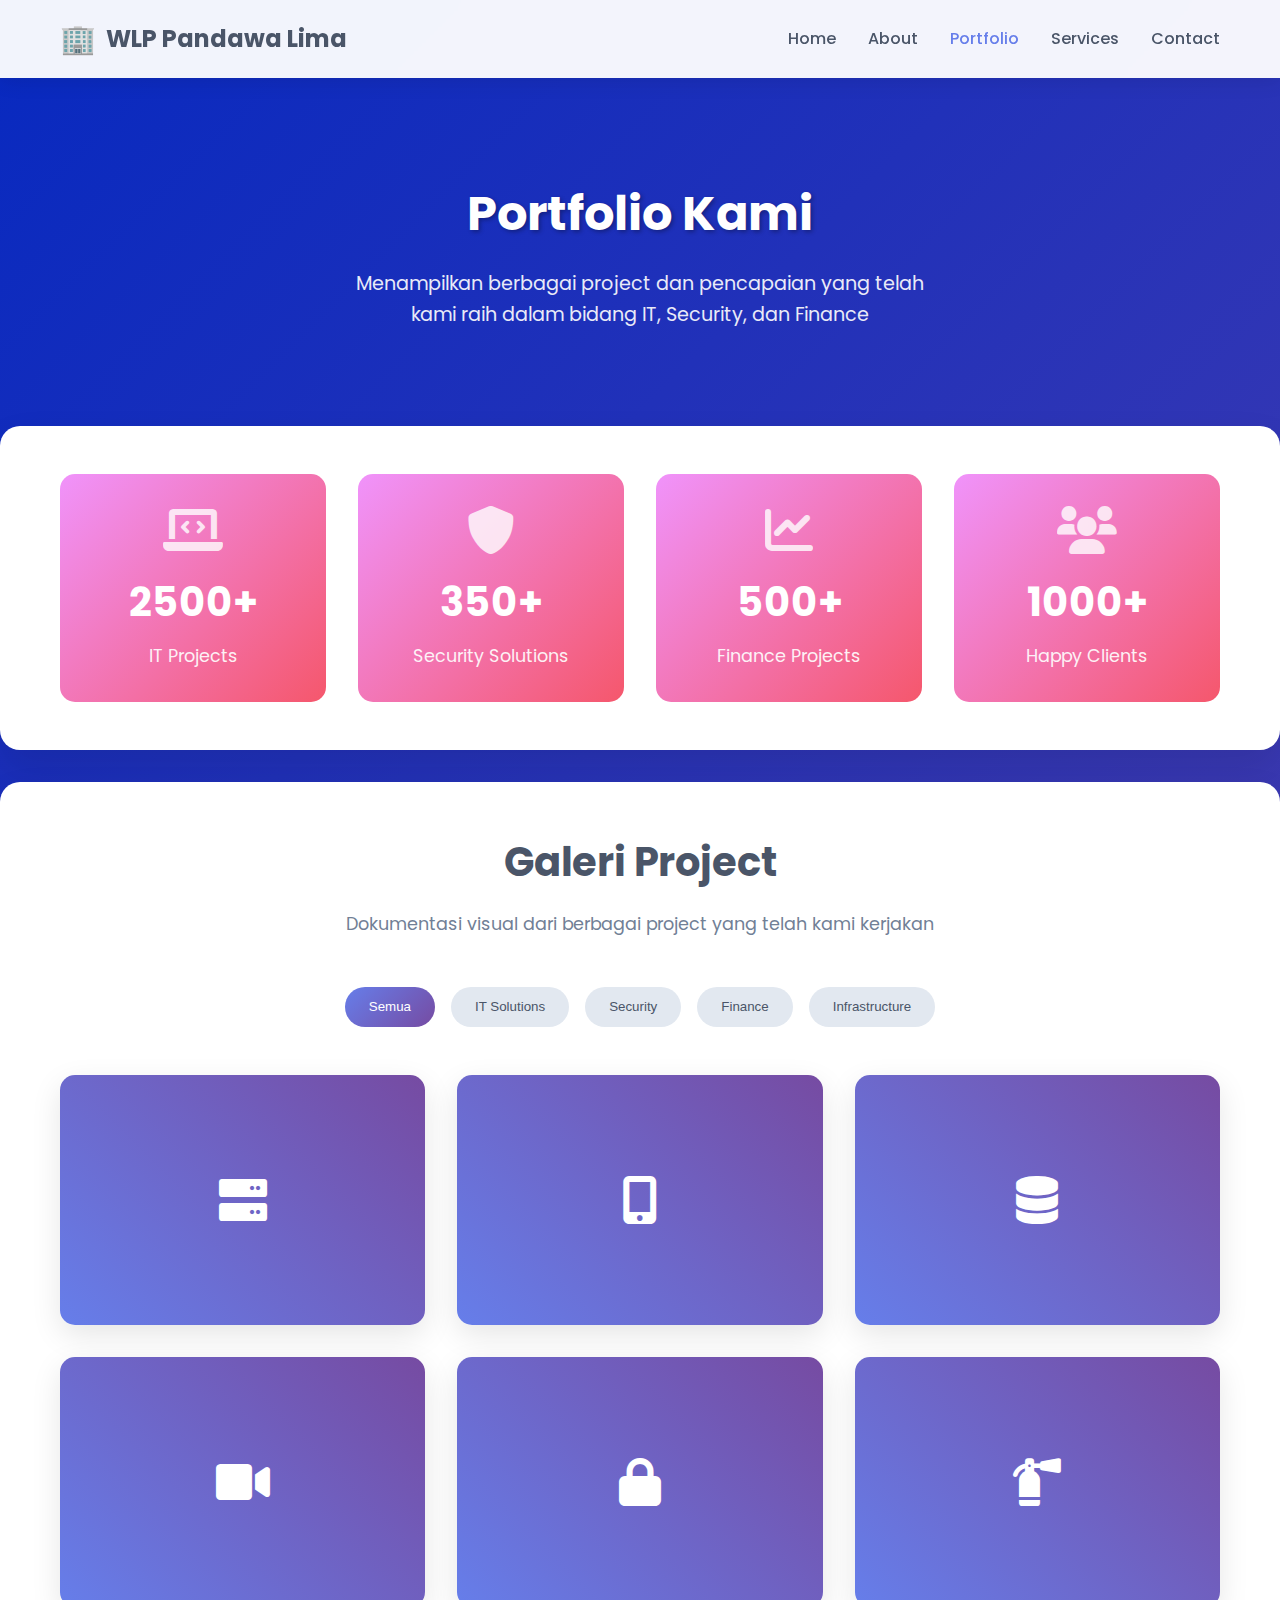
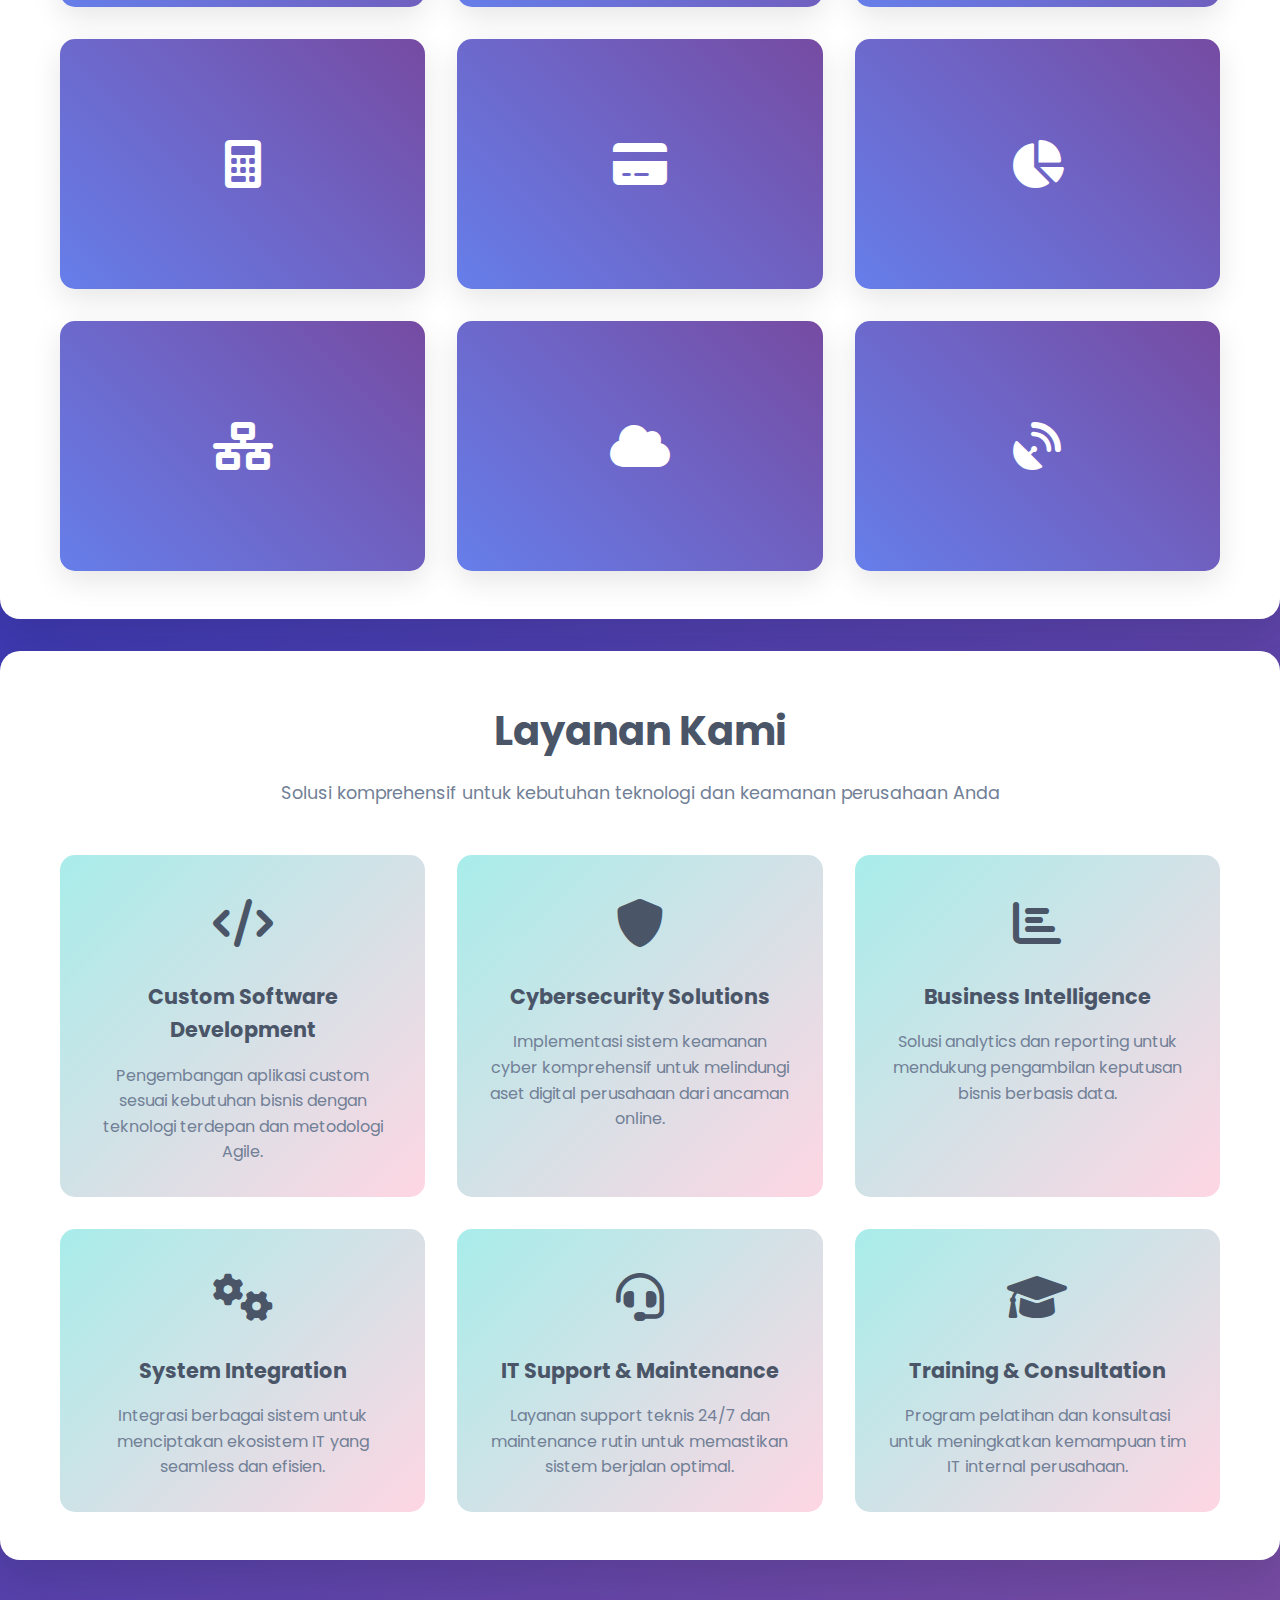
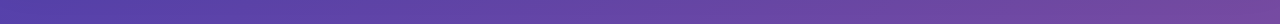
<file: portfolio.html>
<!DOCTYPE html>
<html lang="id">

<head>
    <meta charset="UTF-8">
    <meta name="viewport" content="width=device-width, initial-scale=1.0">
    <title>Portfolio - WLP Pandawa Lima</title>
    <link href="https://cdnjs.cloudflare.com/ajax/libs/font-awesome/6.0.0/css/all.min.css" rel="stylesheet">
    <link rel="stylesheet" href="styles/portfolio.css">
</head>
<body>
    <!-- Header -->
    <header class="header">
        <nav class="container">
            <div class="nav">
                <div class="logo">WLP Pandawa Lima</div>
                <ul class="nav-links">
                    <li><a href="#home">Home</a></li>
                    <li><a href="#about">About</a></li>
                    <li><a href="#portfolio" class="active">Portfolio</a></li>
                    <li><a href="#services">Services</a></li>
                    <li><a href="#contact">Contact</a></li>
                </ul>
            </div>
        </nav>
    </header>

    <!-- Main Content -->
    <main class="main-content">
        <!-- Hero Section -->
        <section class="hero">
            <div class="container">
                <h1 class="fade-in">Portfolio Kami</h1>
                <p class="fade-in">Menampilkan berbagai project dan pencapaian yang telah kami raih dalam bidang IT,
                    Security, dan Finance</p>
            </div>
        </section>

        <!-- Stats Section -->
        <section class="stats">
            <div class="container">
                <div class="stats-grid">
                    <div class="stat-item fade-in">
                        <i class="fas fa-laptop-code"></i>
                        <div class="stat-number">2500+</div>
                        <div class="stat-label">IT Projects</div>
                    </div>
                    <div class="stat-item fade-in">
                        <i class="fas fa-shield-alt"></i>
                        <div class="stat-number">350+</div>
                        <div class="stat-label">Security Solutions</div>
                    </div>
                    <div class="stat-item fade-in">
                        <i class="fas fa-chart-line"></i>
                        <div class="stat-number">500+</div>
                        <div class="stat-label">Finance Projects</div>
                    </div>
                    <div class="stat-item fade-in">
                        <i class="fas fa-users"></i>
                        <div class="stat-number">1000+</div>
                        <div class="stat-label">Happy Clients</div>
                    </div>
                </div>
            </div>
        </section>

        <!-- Portfolio Gallery -->
        <section class="portfolio-section">
            <div class="container">
                <h2 class="section-title">Galeri Project</h2>
                <p class="section-subtitle">Dokumentasi visual dari berbagai project yang telah kami kerjakan</p>

                <div class="filter-buttons">
                    <button class="filter-btn active" data-filter="all">Semua</button>
                    <button class="filter-btn" data-filter="it">IT Solutions</button>
                    <button class="filter-btn" data-filter="security">Security</button>
                    <button class="filter-btn" data-filter="finance">Finance</button>
                    <button class="filter-btn" data-filter="infrastructure">Infrastructure</button>
                </div>

                <div class="gallery-grid" id="galleryGrid">
                    <!-- IT Projects -->
                    <div class="gallery-item" data-category="it">
                        <div class="gallery-image">
                            <i class="fas fa-server"></i>
                        </div>
                        <div class="gallery-overlay">
                            <div class="gallery-title">Data Center Setup</div>
                            <div class="gallery-description">Implementasi data center modern dengan teknologi cloud
                                computing untuk meningkatkan efisiensi operasional perusahaan multinasional.</div>
                        </div>
                    </div>

                    <div class="gallery-item" data-category="it">
                        <div class="gallery-image">
                            <i class="fas fa-mobile-alt"></i>
                        </div>
                        <div class="gallery-overlay">
                            <div class="gallery-title">Mobile App Development</div>
                            <div class="gallery-description">Pengembangan aplikasi mobile untuk e-commerce dengan fitur
                                pembayaran digital dan sistem inventory real-time.</div>
                        </div>
                    </div>

                    <div class="gallery-item" data-category="it">
                        <div class="gallery-image">
                            <i class="fas fa-database"></i>
                        </div>
                        <div class="gallery-overlay">
                            <div class="gallery-title">Database Migration</div>
                            <div class="gallery-description">Migrasi database legacy ke sistem modern dengan zero
                                downtime dan peningkatan performa hingga 300%.</div>
                        </div>
                    </div>

                    <!-- Security Projects -->
                    <div class="gallery-item" data-category="security">
                        <div class="gallery-image">
                            <i class="fas fa-video"></i>
                        </div>
                        <div class="gallery-overlay">
                            <div class="gallery-title">CCTV Surveillance System</div>
                            <div class="gallery-description">Instalasi sistem CCTV dengan AI recognition untuk kompleks
                                perkantoran dengan 500+ kamera terintegrasi.</div>
                        </div>
                    </div>

                    <div class="gallery-item" data-category="security">
                        <div class="gallery-image">
                            <i class="fas fa-lock"></i>
                        </div>
                        <div class="gallery-overlay">
                            <div class="gallery-title">Access Control System</div>
                            <div class="gallery-description">Implementasi sistem kontrol akses biometrik untuk gedung
                                pemerintahan dengan tingkat keamanan tinggi.</div>
                        </div>
                    </div>

                    <div class="gallery-item" data-category="security">
                        <div class="gallery-image">
                            <i class="fas fa-fire-extinguisher"></i>
                        </div>
                        <div class="gallery-overlay">
                            <div class="gallery-title">Fire Safety System</div>
                            <div class="gallery-description">Pemasangan sistem pemadam kebakaran otomatis dengan sensor
                                asap dan alarm terintegrasi untuk pabrik manufaktur.</div>
                        </div>
                    </div>

                    <!-- Finance Projects -->
                    <div class="gallery-item" data-category="finance">
                        <div class="gallery-image">
                            <i class="fas fa-calculator"></i>
                        </div>
                        <div class="gallery-overlay">
                            <div class="gallery-title">Financial Management System</div>
                            <div class="gallery-description">Pengembangan sistem manajemen keuangan terintegrasi untuk
                                perusahaan holding dengan multi-entitas.</div>
                        </div>
                    </div>

                    <div class="gallery-item" data-category="finance">
                        <div class="gallery-image">
                            <i class="fas fa-credit-card"></i>
                        </div>
                        <div class="gallery-overlay">
                            <div class="gallery-title">Payment Gateway Integration</div>
                            <div class="gallery-description">Integrasi payment gateway multi-channel untuk platform
                                e-commerce dengan volume transaksi tinggi.</div>
                        </div>
                    </div>

                    <div class="gallery-item" data-category="finance">
                        <div class="gallery-image">
                            <i class="fas fa-chart-pie"></i>
                        </div>
                        <div class="gallery-overlay">
                            <div class="gallery-title">Financial Reporting Dashboard</div>
                            <div class="gallery-description">Dashboard real-time untuk monitoring kinerja keuangan
                                dengan visualisasi data interaktif dan automated reporting.</div>
                        </div>
                    </div>

                    <!-- Infrastructure Projects -->
                    <div class="gallery-item" data-category="infrastructure">
                        <div class="gallery-image">
                            <i class="fas fa-network-wired"></i>
                        </div>
                        <div class="gallery-overlay">
                            <div class="gallery-title">Network Infrastructure</div>
                            <div class="gallery-description">Pembangunan infrastruktur jaringan fiber optic untuk kampus
                                universitas dengan kapasitas 10,000+ pengguna.</div>
                        </div>
                    </div>

                    <div class="gallery-item" data-category="infrastructure">
                        <div class="gallery-image">
                            <i class="fas fa-cloud"></i>
                        </div>
                        <div class="gallery-overlay">
                            <div class="gallery-title">Cloud Migration</div>
                            <div class="gallery-description">Migrasi infrastruktur IT ke cloud dengan hybrid
                                architecture untuk optimasi biaya dan skalabilitas.</div>
                        </div>
                    </div>

                    <div class="gallery-item" data-category="infrastructure">
                        <div class="gallery-image">
                            <i class="fas fa-satellite-dish"></i>
                        </div>
                        <div class="gallery-overlay">
                            <div class="gallery-title">Telecommunication Tower</div>
                            <div class="gallery-description">Pembangunan menara telekomunikasi untuk meningkatkan
                                coverage area dan kualitas sinyal di daerah terpencil.</div>
                        </div>
                    </div>
                </div>
            </div>
        </section>

        <!-- Services Section -->
        <section class="services">
            <div class="container">
                <h2 class="section-title">Layanan Kami</h2>
                <p class="section-subtitle">Solusi komprehensif untuk kebutuhan teknologi dan keamanan perusahaan Anda
                </p>

                <div class="services-grid">
                    <div class="service-card">
                        <div class="service-icon">
                            <i class="fas fa-code"></i>
                        </div>
                        <div class="service-title">Custom Software Development</div>
                        <div class="service-description">Pengembangan aplikasi custom sesuai kebutuhan bisnis dengan
                            teknologi terdepan dan metodologi Agile.</div>
                    </div>

                    <div class="service-card">
                        <div class="service-icon">
                            <i class="fas fa-shield-alt"></i>
                        </div>
                        <div class="service-title">Cybersecurity Solutions</div>
                        <div class="service-description">Implementasi sistem keamanan cyber komprehensif untuk
                            melindungi aset digital perusahaan dari ancaman online.</div>
                    </div>

                    <div class="service-card">
                        <div class="service-icon">
                            <i class="fas fa-chart-bar"></i>
                        </div>
                        <div class="service-title">Business Intelligence</div>
                        <div class="service-description">Solusi analytics dan reporting untuk mendukung pengambilan
                            keputusan bisnis berbasis data.</div>
                    </div>

                    <div class="service-card">
                        <div class="service-icon">
                            <i class="fas fa-cogs"></i>
                        </div>
                        <div class="service-title">System Integration</div>
                        <div class="service-description">Integrasi berbagai sistem untuk menciptakan ekosistem IT yang
                            seamless dan efisien.</div>
                    </div>

                    <div class="service-card">
                        <div class="service-icon">
                            <i class="fas fa-headset"></i>
                        </div>
                        <div class="service-title">IT Support & Maintenance</div>
                        <div class="service-description">Layanan support teknis 24/7 dan maintenance rutin untuk
                            memastikan sistem berjalan optimal.</div>
                    </div>

                    <div class="service-card">
                        <div class="service-icon">
                            <i class="fas fa-graduation-cap"></i>
                        </div>
                        <div class="service-title">Training & Consultation</div>
                        <div class="service-description">Program pelatihan dan konsultasi untuk meningkatkan kemampuan
                            tim IT internal perusahaan.</div>
                    </div>
                </div>
            </div>
        </section>
    </main>

    <!-- Modal -->
    <div id="projectModal" class="modal">
        <div class="modal-content">
            <span class="close">&times;</span>
            <div id="modalContent">
                <!-- Modal content will be inserted here -->
            </div>
        </div>
    </div>

    <script>
        // Filter functionality
        document.addEventListener('DOMContentLoaded', function () {
            const filterButtons = document.querySelectorAll('.filter-btn');
            const galleryItems = document.querySelectorAll('.gallery-item');
            const modal = document.getElementById('projectModal');
            const closeModal = document.querySelector('.close');

            // Filter functionality
            filterButtons.forEach(button => {
                button.addEventListener('click', function () {
                    const filterValue = this.getAttribute('data-filter');

                    // Update active button
                    filterButtons.forEach(btn => btn.classList.remove('active'));
                    this.classList.add('active');

                    // Filter gallery items
                    galleryItems.forEach(item => {
                        const itemCategory = item.getAttribute('data-category');

                        if (filterValue === 'all' || itemCategory === filterValue) {
                            item.style.display = 'block';
                            item.style.animation = 'fadeInUp 0.5s ease';
                        } else {
                            item.style.display = 'none';
                        }
                    });
                });
            });

            // Modal functionality
            galleryItems.forEach(item => {
                item.addEventListener('click', function () {
                    const title = this.querySelector('.gallery-title').textContent;
                    const description = this.querySelector('.gallery-description').textContent;
                    const category = this.getAttribute('data-category');

                    const modalContent = `
                        <h2 style="color: #4a5568; margin-bottom: 1rem;">${title}</h2>
                        <div style="background: linear-gradient(135deg, #667eea 0%, #764ba2 100%); color: white; padding: 0.5rem 1rem; border-radius: 20px; display: inline-block; margin-bottom: 1rem; font-size: 0.9rem; text-transform: uppercase; font-weight: bold;">
                            ${category.replace('-', ' ')}
                        </div>
                        <p style="color: #718096; line-height: 1.8; margin-bottom: 2rem;">${description}</p>
                        <div style="border-top: 1px solid #e2e8f0; padding-top: 1.5rem;">
                            <h3 style="color: #4a5568; margin-bottom: 1rem;">Detail Project:</h3>
                            <ul style="list-style: none; padding: 0;">
                                <li style="margin-bottom: 0.5rem; color: #718096;"><i class="fas fa-calendar" style="color: #667eea; margin-right: 0.5rem;"></i> Timeline: 3-6 bulan</li>
                                <li style="margin-bottom: 0.5rem; color: #718096;"><i class="fas fa-users" style="color: #667eea; margin-right: 0.5rem;"></i> Tim: 5-10 specialists</li>
                                <li style="margin-bottom: 0.5rem; color: #718096;"><i class="fas fa-check-circle" style="color: #667eea; margin-right: 0.5rem;"></i> Status: Completed Successfully</li>
                            </ul>
                        </div>
                    `;

                    document.getElementById('modalContent').innerHTML = modalContent;
                    modal.style.display = 'block';
                    document.body.style.overflow = 'hidden';
                });
            });

            // Close modal
            closeModal.addEventListener('click', function () {
                modal.style.display = 'none';
                document.body.style.overflow = 'auto';
            });

            window.addEventListener('click', function (e) {
                if (e.target === modal) {
                    modal.style.display = 'none';
                    document.body.style.overflow = 'auto';
                }
            });

            // Smooth scrolling for navigation
            document.querySelectorAll('a[href^="#"]').forEach(anchor => {
                anchor.addEventListener('click', function (e) {
                    e.preventDefault();
                    const target = document.querySelector(this.getAttribute('href'));
                    if (target) {
                        target.scrollIntoView({
                            behavior: 'smooth',
                            block: 'start'
                        });
                    }
                });
            });

            // Add scroll animations
            const observerOptions = {
                threshold: 0.1,
                rootMargin: '0px 0px -50px 0px'
            };

            const observer = new IntersectionObserver(function (entries) {
                entries.forEach(entry => {
                    if (entry.isIntersecting) {
                        entry.target.classList.add('fade-in');
                    }
                });
            }, observerOptions);

            // Observe all gallery items and service cards
            document.querySelectorAll('.gallery-item, .service-card, .stat-item').forEach(el => {
                observer.observe(el);
            });
        });
    </script>
</body>

</html>
</file>
<file: styles/portfolio.css>
/* FONTS */
@import url('https://fonts.googleapis.com/css2?family=Poppins:ital,wght@0,400;0,500;0,600;0,700;0,800;0,900;1,500&family=Raleway:ital,wght@0,100..900;1,100..900&display=swap');

* {
    margin: 0;
    padding: 0;
    box-sizing: border-box;
}

body {
    font-family: 'Poppins', sans-serif;
    line-height: 1.6;
    color: #333;
    background: linear-gradient(135deg, #0729c0 0%, #764ba2 100%);
    min-height: 100vh;
}

.container {
    max-width: 1200px;
    margin: 0 auto;
    padding: 0 20px;
}

/* Header */
.header {
    background: rgba(255, 255, 255, 0.95);
    backdrop-filter: blur(10px);
    padding: 1rem 0;
    position: fixed;
    width: 100%;
    top: 0;
    z-index: 1000;
    box-shadow: 0 2px 20px rgba(0, 0, 0, 0.1);
}

.nav {
    display: flex;
    justify-content: space-between;
    align-items: center;
}

.logo {
    font-size: 1.5rem;
    font-weight: bold;
    color: #4a5568;
    display: flex;
    align-items: center;
    gap: 10px;
}

.logo::before {
    content: "🏢";
    font-size: 1.8rem;
}

.nav-links {
    display: flex;
    list-style: none;
    gap: 2rem;
}

.nav-links a {
    text-decoration: none;
    color: #4a5568;
    font-weight: 500;
    transition: color 0.3s ease;
}

.nav-links a:hover,
.nav-links a.active {
    color: #667eea;
}

/* Main Content */
.main-content {
    margin-top: 80px;
    padding: 2rem 0;
}

/* Hero Section */
.hero {
    text-align: center;
    padding: 4rem 0;
    color: white;
}

.hero h1 {
    font-size: 3rem;
    margin-bottom: 1rem;
    text-shadow: 2px 2px 4px rgba(0, 0, 0, 0.3);
}

.hero p {
    font-size: 1.2rem;
    opacity: 0.9;
    max-width: 600px;
    margin: 0 auto;
}

/* Stats Section */
.stats {
    background: white;
    margin: 2rem 0;
    padding: 3rem 0;
    border-radius: 20px;
    box-shadow: 0 20px 40px rgba(0, 0, 0, 0.1);
}

.stats-grid {
    display: grid;
    grid-template-columns: repeat(auto-fit, minmax(250px, 1fr));
    gap: 2rem;
    text-align: center;
}

.stat-item {
    padding: 2rem;
    border-radius: 15px;
    background: linear-gradient(135deg, #f093fb 0%, #f5576c 100%);
    color: white;
    transform: translateY(0);
    transition: transform 0.3s ease;
}

.stat-item:hover {
    transform: translateY(-10px);
}

.stat-item i {
    font-size: 3rem;
    margin-bottom: 1rem;
    opacity: 0.8;
}

.stat-number {
    font-size: 2.5rem;
    font-weight: bold;
    margin-bottom: 0.5rem;
}

.stat-label {
    font-size: 1.1rem;
    opacity: 0.9;
}

/* Portfolio Gallery */
.portfolio-section {
    background: white;
    margin: 2rem 0;
    padding: 3rem 0;
    border-radius: 20px;
    box-shadow: 0 20px 40px rgba(0, 0, 0, 0.1);
}

.section-title {
    text-align: center;
    font-size: 2.5rem;
    margin-bottom: 1rem;
    color: #4a5568;
}

.section-subtitle {
    text-align: center;
    font-size: 1.1rem;
    color: #718096;
    margin-bottom: 3rem;
}

.filter-buttons {
    display: flex;
    justify-content: center;
    gap: 1rem;
    margin-bottom: 3rem;
    flex-wrap: wrap;
}

.filter-btn {
    padding: 0.8rem 1.5rem;
    border: none;
    border-radius: 25px;
    background: #e2e8f0;
    color: #4a5568;
    cursor: pointer;
    transition: all 0.3s ease;
    font-weight: 500;
}

.filter-btn.active,
.filter-btn:hover {
    background: linear-gradient(135deg, #667eea 0%, #764ba2 100%);
    color: white;
}

.gallery-grid {
    display: grid;
    grid-template-columns: repeat(auto-fit, minmax(300px, 1fr));
    gap: 2rem;
}

.gallery-item {
    position: relative;
    border-radius: 15px;
    overflow: hidden;
    box-shadow: 0 10px 30px rgba(0, 0, 0, 0.1);
    transition: transform 0.3s ease;
    cursor: pointer;
}

.gallery-item:hover {
    transform: translateY(-5px);
}

.gallery-image {
    width: 100%;
    height: 250px;
    background: linear-gradient(45deg, #667eea, #764ba2);
    display: flex;
    align-items: center;
    justify-content: center;
    color: white;
    font-size: 3rem;
}

.gallery-overlay {
    position: absolute;
    bottom: 0;
    left: 0;
    right: 0;
    background: linear-gradient(transparent, rgba(0, 0, 0, 0.8));
    color: white;
    padding: 2rem 1.5rem 1.5rem;
    transform: translateY(100%);
    transition: transform 0.3s ease;
}

.gallery-item:hover .gallery-overlay {
    transform: translateY(0);
}

.gallery-title {
    font-size: 1.3rem;
    font-weight: bold;
    margin-bottom: 0.5rem;
}

.gallery-description {
    font-size: 0.9rem;
    opacity: 0.9;
}

/* Services Section */
.services {
    background: white;
    margin: 2rem 0;
    padding: 3rem 0;
    border-radius: 20px;
    box-shadow: 0 20px 40px rgba(0, 0, 0, 0.1);
}

.services-grid {
    display: grid;
    grid-template-columns: repeat(auto-fit, minmax(280px, 1fr));
    gap: 2rem;
}

.service-card {
    padding: 2rem;
    border-radius: 15px;
    background: linear-gradient(135deg, #a8edea 0%, #fed6e3 100%);
    text-align: center;
    transition: transform 0.3s ease;
}

.service-card:hover {
    transform: translateY(-5px);
}

.service-icon {
    font-size: 3rem;
    margin-bottom: 1rem;
    color: #4a5568;
}

.service-title {
    font-size: 1.3rem;
    font-weight: bold;
    margin-bottom: 1rem;
    color: #4a5568;
}

.service-description {
    color: #718096;
    line-height: 1.6;
}

/* Modal */
.modal {
    display: none;
    position: fixed;
    z-index: 2000;
    left: 0;
    top: 0;
    width: 100%;
    height: 100%;
    background: rgba(0, 0, 0, 0.9);
    backdrop-filter: blur(5px);
}

.modal-content {
    position: absolute;
    top: 50%;
    left: 50%;
    transform: translate(-50%, -50%);
    background: white;
    padding: 2rem;
    border-radius: 20px;
    max-width: 80%;
    max-height: 80%;
    overflow-y: auto;
}

.close {
    position: absolute;
    top: 15px;
    right: 25px;
    font-size: 2rem;
    cursor: pointer;
    color: #999;
}

.close:hover {
    color: #333;
}

/* Responsive */
@media (max-width: 768px) {
    .nav-links {
        display: none;
    }

    .hero h1 {
        font-size: 2rem;
    }

    .stats-grid,
    .gallery-grid,
    .services-grid {
        grid-template-columns: 1fr;
    }

    .filter-buttons {
        justify-content: center;
    }
}

/* Animations */
@keyframes fadeInUp {
    from {
        opacity: 0;
        transform: translateY(30px);
    }

    to {
        opacity: 1;
        transform: translateY(0);
    }
}

.fade-in {
    animation: fadeInUp 0.8s ease-out;
}
</file>
